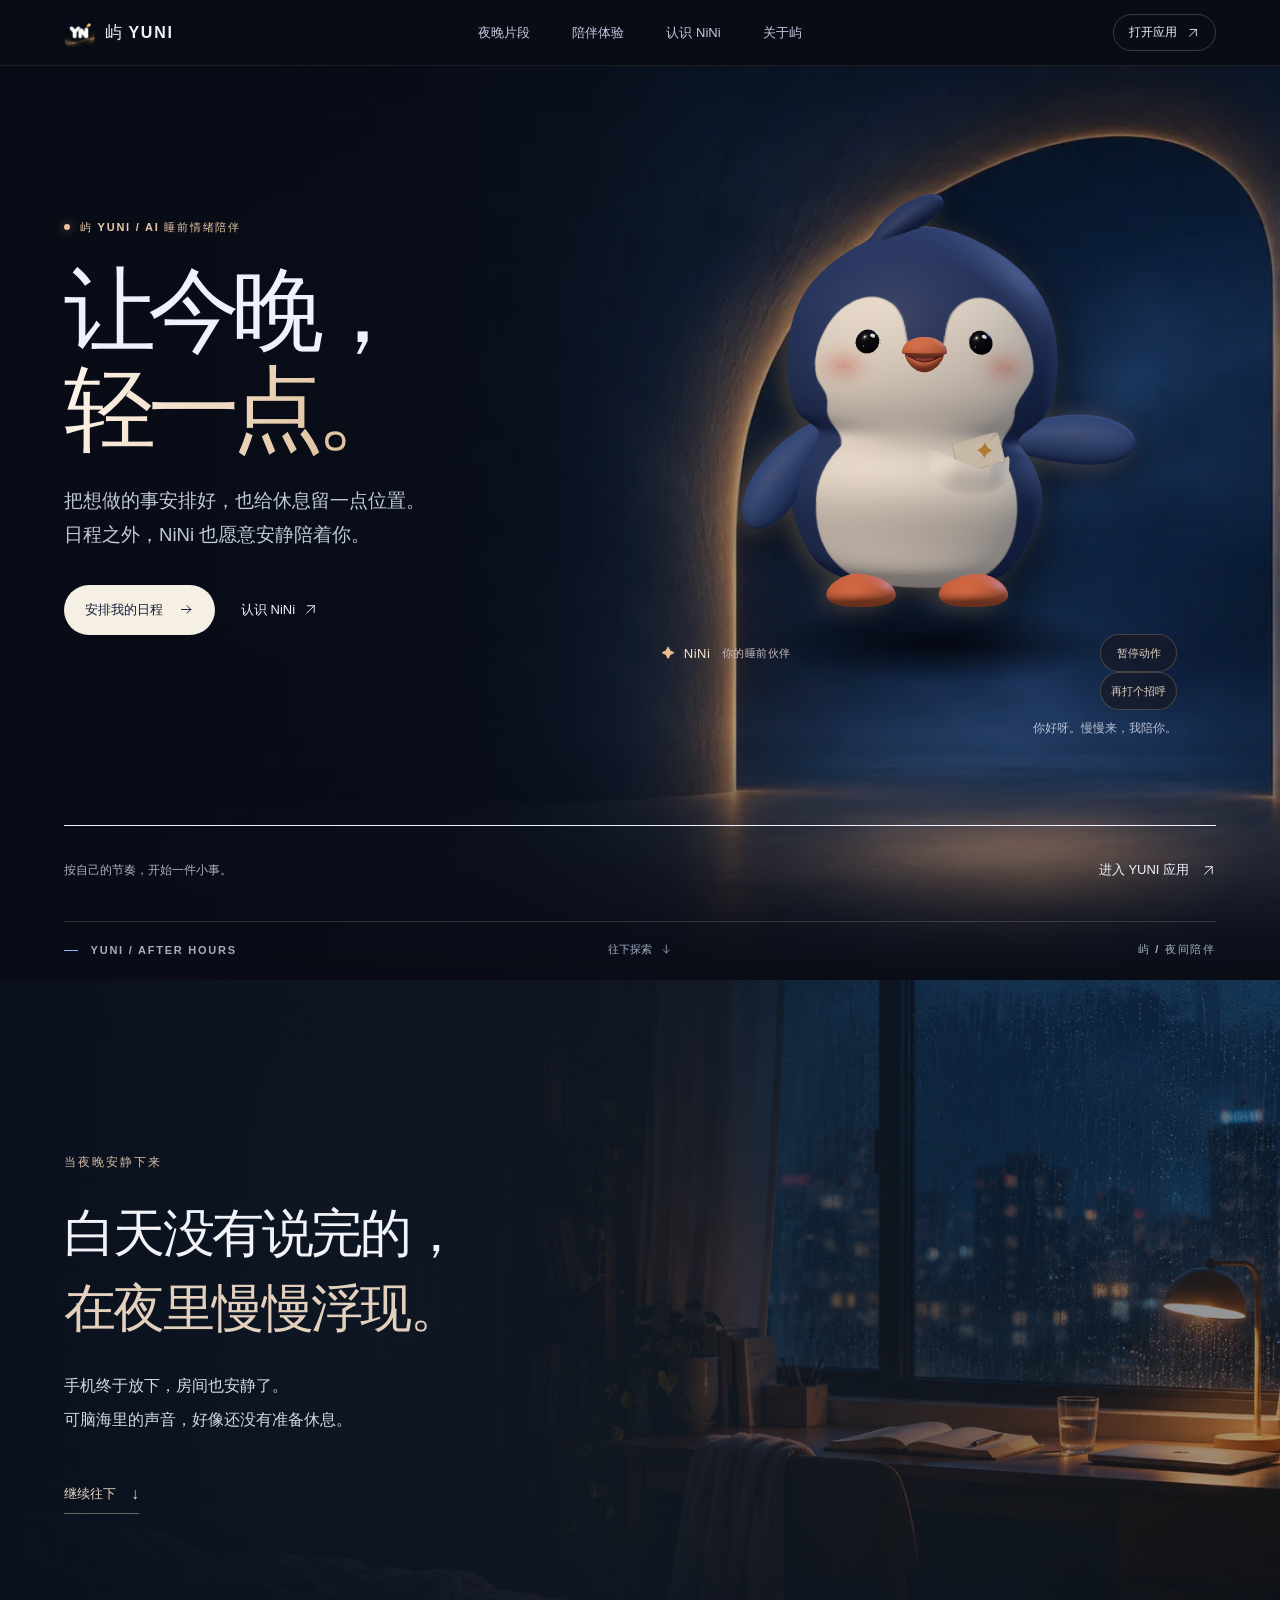
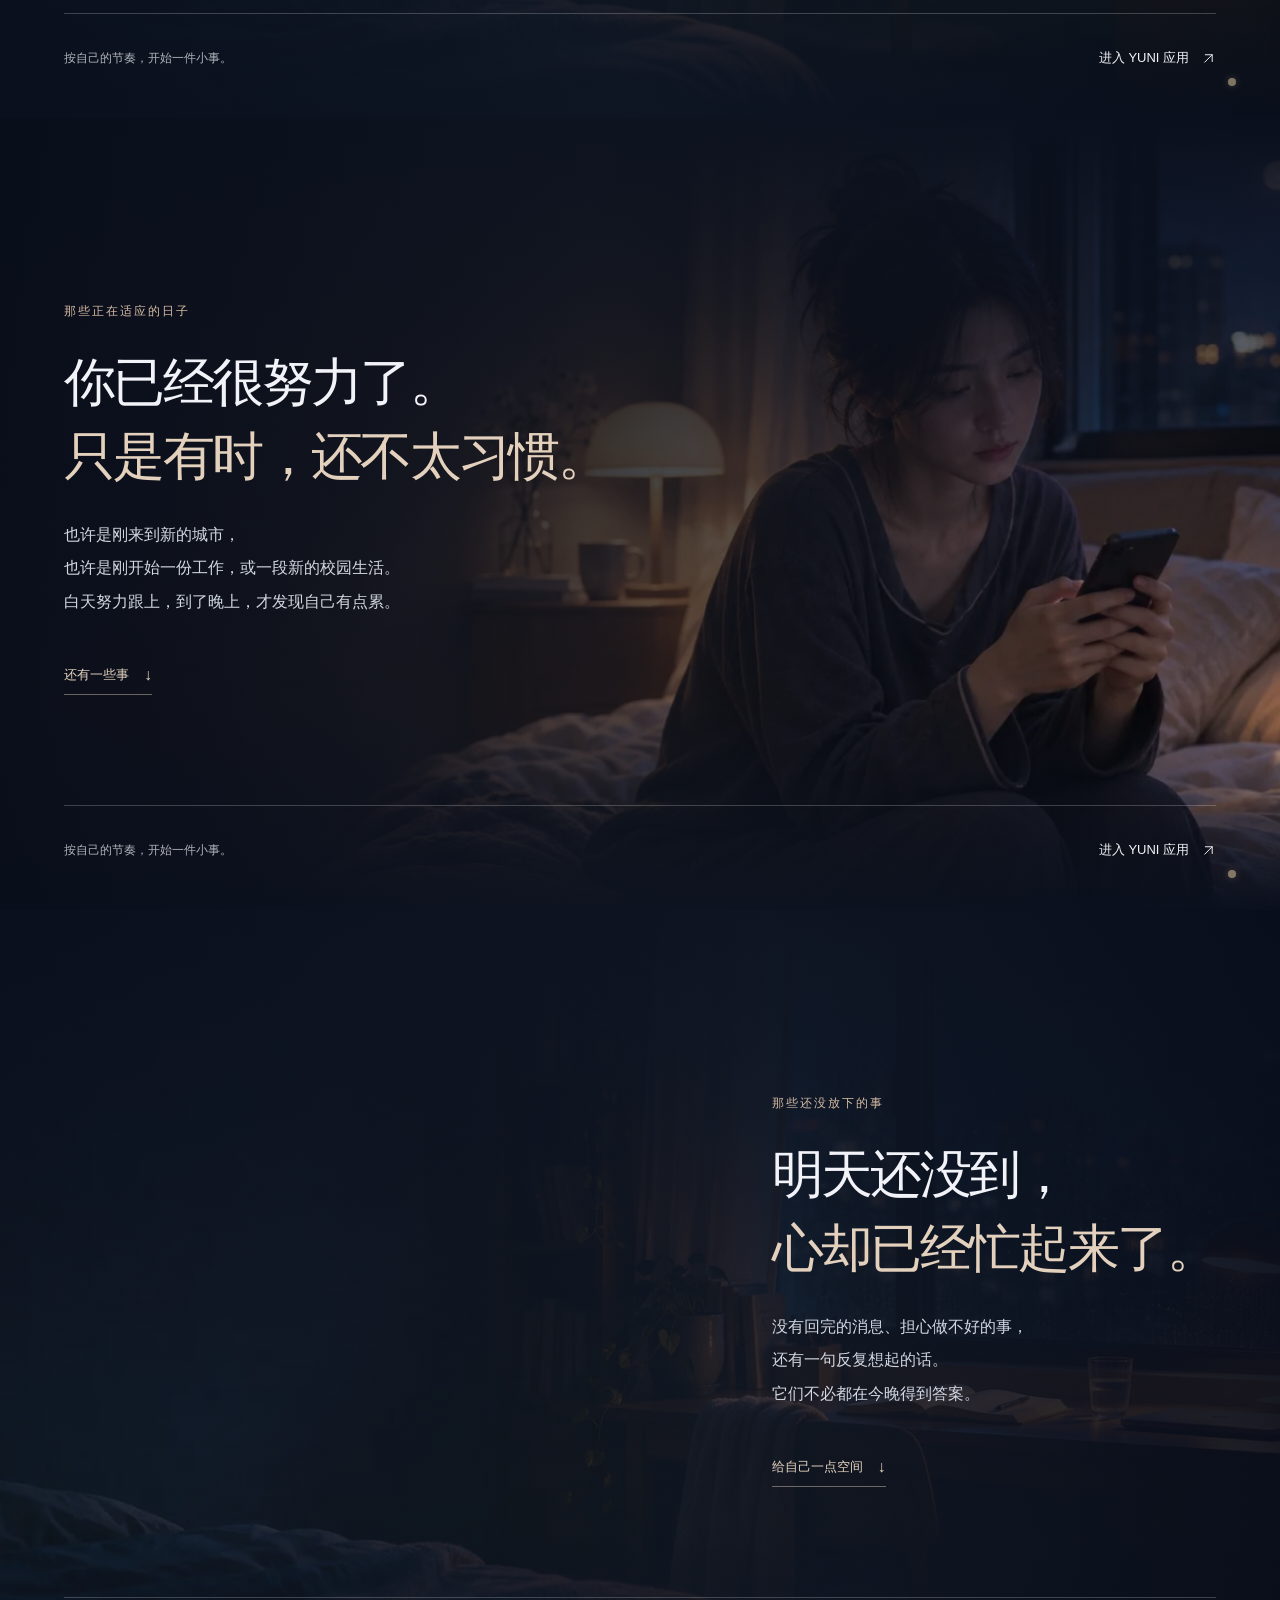
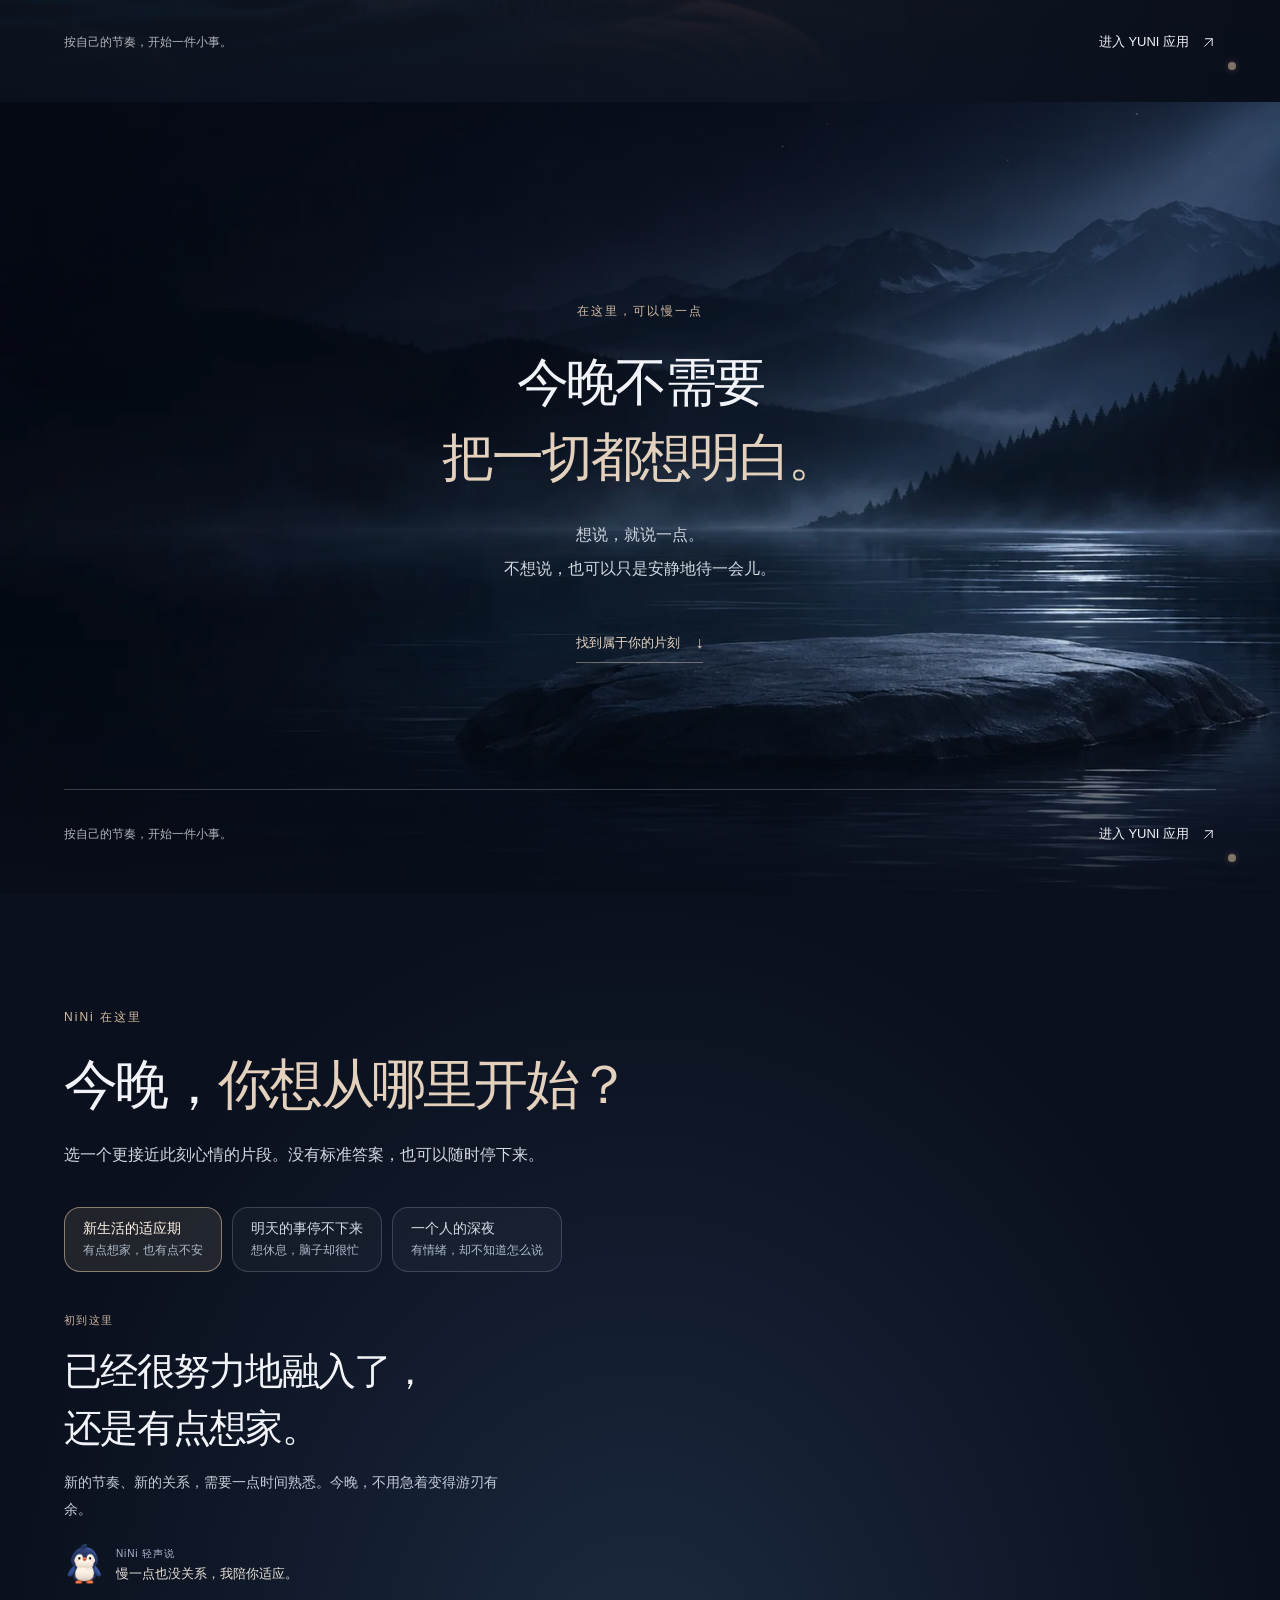
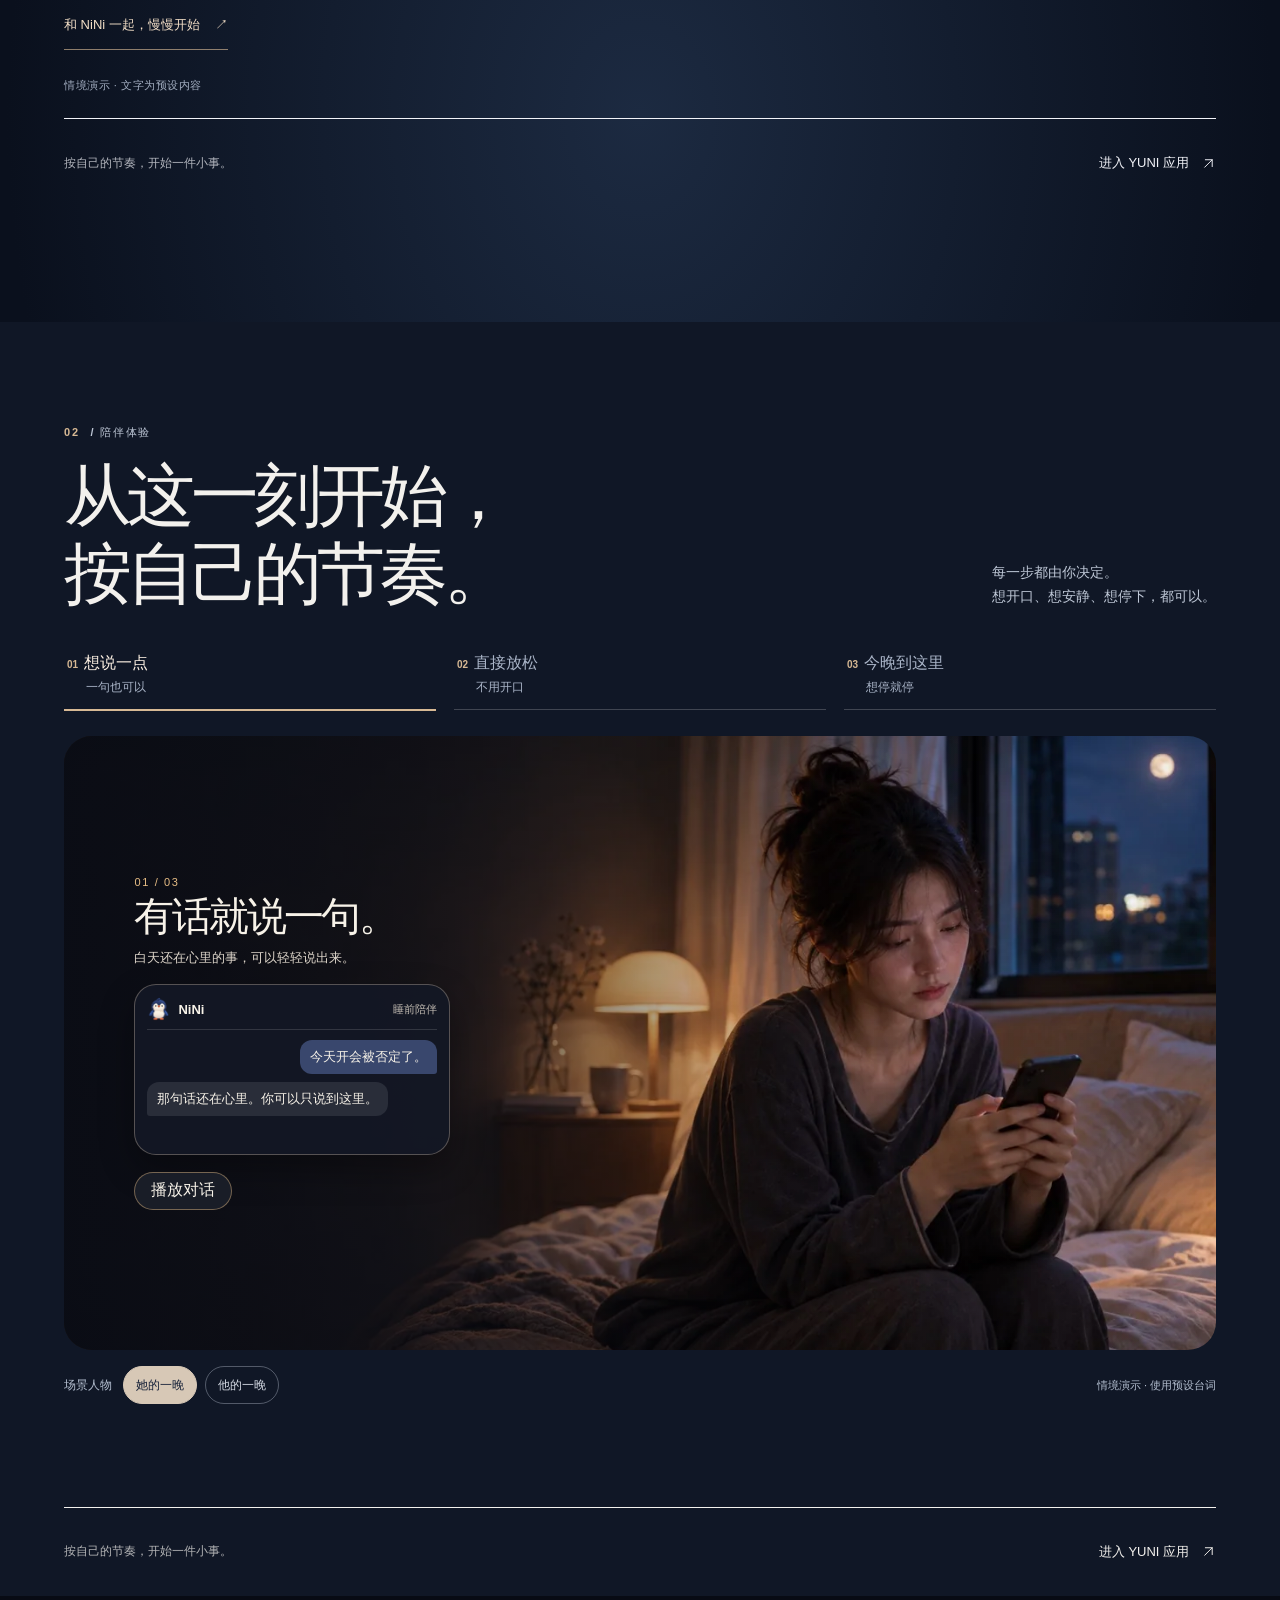
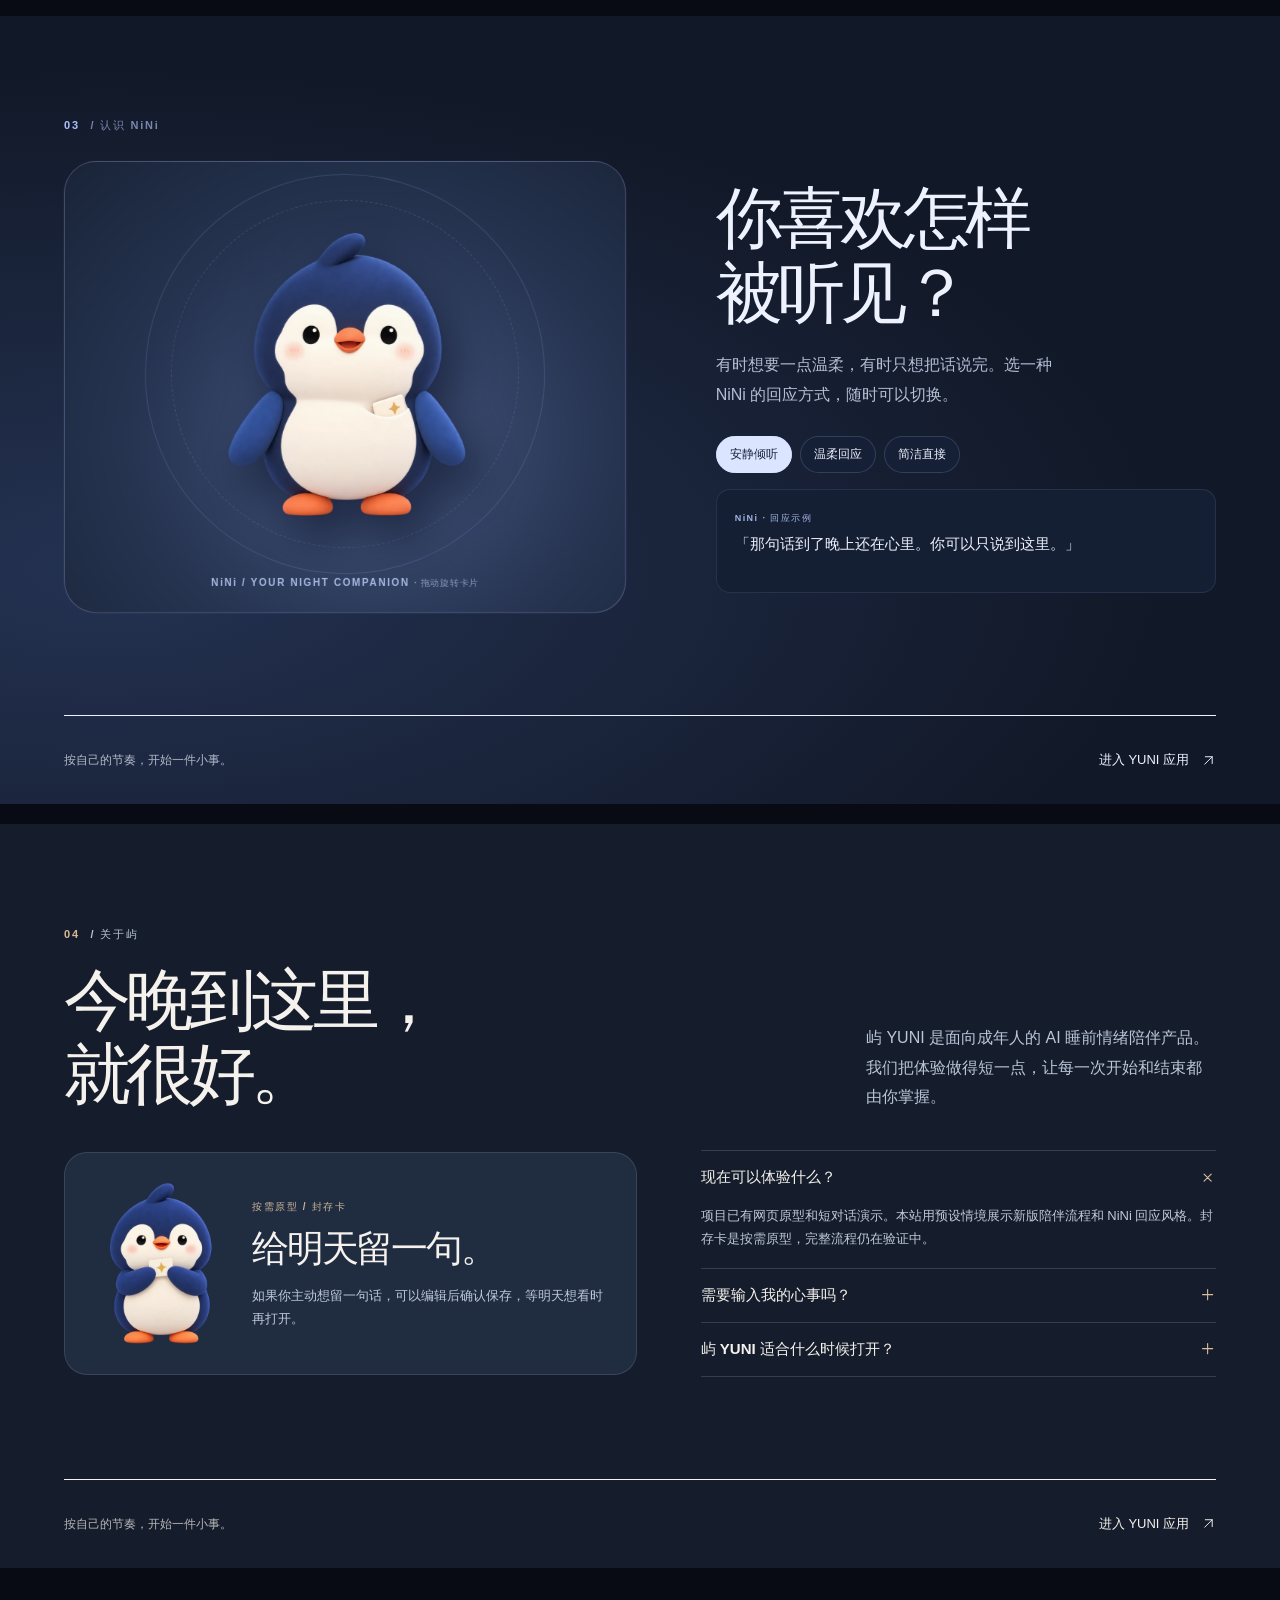
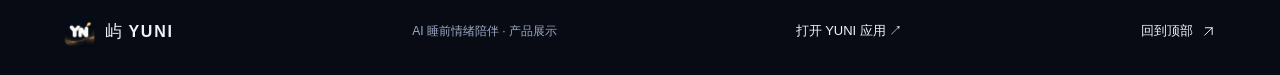
<file: web/showcase/index.html>
<!doctype html>
<html lang="zh-CN">
<head>
  <meta charset="utf-8">
  <meta name="viewport" content="width=device-width, initial-scale=1">
  <meta name="theme-color" content="#080b14">
  <meta name="description" content="屿 YUNI 是面向成年人的 AI 睡前情绪陪伴产品。和虚拟伙伴 NiNi 说一点、安静一会儿，或按自己的节奏结束今晚。">
  <meta name="yuni-showcase-release" content="showcase-20261113-restore">
  <title>屿 YUNI — 让今晚，轻一点。</title>
  <link rel="icon" href="assets/yuni-icon-64.png" type="image/png" sizes="64x64">
  <link rel="apple-touch-icon" href="assets/yuni-icon-180.png" sizes="180x180">
  <link rel="stylesheet" href="style.css?v=showcase-20261113-restore">
  <script src="site.js?v=showcase-20261113-restore" defer></script>
  <script type="importmap">{"imports":{"three":"./vendor/three/three.module.js"}}</script>

  <link rel="stylesheet" href="app-entry.css?v=showcase-20261113-restore">
</head>
<body>
  <svg xmlns="http://www.w3.org/2000/svg" class="symbols" aria-hidden="true">
    <symbol id="arrow" viewBox="0 0 24 24"><path d="M4 12h15m-6-6 6 6-6 6"/></symbol>
    <symbol id="diagonal" viewBox="0 0 24 24"><path d="M6 18 18 6M7 6h11v11"/></symbol>
    <symbol id="down" viewBox="0 0 24 24"><path d="M12 4v15m-6-6 6 6 6-6"/></symbol>
    <symbol id="chat" viewBox="0 0 24 24"><path d="M21 11.5a8.5 8.5 0 0 1-8.5 8.5H4l1.9-4.5A8.5 8.5 0 1 1 21 11.5Z"/><path d="M8 11.5h8"/></symbol>
    <symbol id="wave" viewBox="0 0 24 24"><path d="M2 9c2.5 0 2.5-3 5-3s2.5 3 5 3 2.5-3 5-3 2.5 3 5 3M2 15c2.5 0 2.5-3 5-3s2.5 3 5 3 2.5-3 5-3 2.5 3 5 3"/></symbol>
    <symbol id="moon" viewBox="0 0 24 24"><path d="M20.5 15.2A9.2 9.2 0 0 1 8.8 3.5a9 9 0 1 0 11.7 11.7Z"/></symbol>
    <symbol id="spark" viewBox="0 0 24 24"><path d="M12 2c0 6-4 10-10 10 6 0 10 4 10 10 0-6 4-10 10-10-6 0-10-4-10-10Z"/></symbol>
    <symbol id="plus" viewBox="0 0 24 24"><path d="M5 12h14m-7-7v14"/></symbol>
  </svg>
  <a class="skip" href="#main">跳到主要内容</a>
  <header class="header">
    <div class="shell header-inner">
      <a class="brand" href="#top" aria-label="屿 YUNI 首页"><img src="assets/yuni-icon-64.png" alt="" width="31" height="31"><span>屿 <b>YUNI</b></span></a>
      <nav aria-label="主导航">
        <a href="#stories">夜晚片段</a>
        <a href="#experience">陪伴体验</a>
        <a href="#nini">认识 NiNi</a>
        <a href="#about">关于屿</a>
      </nav>
      <a class="header-cta" href="https://yuni-free-cloud-20261103.onrender.com/">打开应用 <svg class="icon" aria-hidden="true"><use href="#diagonal"/></svg></a>
    </div>
  </header>
  <main id="main">
    <section id="top" class="hero" aria-labelledby="hero-title">
      <div class="hero-scene" aria-hidden="true"></div>
      <div class="shell hero-inner">
        <div class="hero-copy">
          <p class="eyebrow"><span class="beacon"></span> 屿 YUNI / AI 睡前情绪陪伴</p>
          <h1 id="hero-title">让今晚，<br><em>轻一点。</em></h1>
          <p class="hero-lede">把想做的事安排好，也给休息留一点位置。<br>日程之外，NiNi 也愿意安静陪着你。</p>
          <div class="hero-actions">
            <a class="button primary" href="https://yuni-free-cloud-20261103.onrender.com/">安排我的日程 <svg class="icon" aria-hidden="true"><use href="#arrow"/></svg></a>
            <a class="text-link" href="#nini">认识 NiNi <svg class="icon" aria-hidden="true"><use href="#diagonal"/></svg></a>
          </div>
        </div>
        <figure class="hero-character">
          <div class="nini-figure" id="nini-greeting" role="img" aria-label="NiNi，你的陪伴伙伴">
            <img class="nini-fallback" src="assets/nini-poster.webp" width="627" height="627" alt="NiNi 正在这里等你" fetchpriority="high" decoding="async">
            <canvas class="nini-canvas" width="627" height="627" aria-hidden="true" hidden></canvas>
          </div>
          <figcaption><span>✦</span> NiNi <small>你的睡前伙伴</small></figcaption>
          <button class="nini-motion" id="nini-motion" type="button" aria-controls="nini-greeting">和 NiNi 打个招呼</button>
          <button class="nini-motion" type="button" data-nini-replay="nini-greeting" hidden>再打个招呼</button>
          <p class="nini-animation-status" id="nini-status" role="status">NiNi 在这里陪着你。</p>
        </figure>
        <div class="hero-footer">
          <span class="micro"><i></i> YUNI / AFTER HOURS</span>
          <a href="#stories">往下探索 <svg class="icon" aria-hidden="true"><use href="#down"/></svg></a>
          <span class="micro">屿 / 夜间陪伴</span>
        </div>
      </div>

      <div class="page-app-entry shell"><span>按自己的节奏，开始一件小事。</span><a class="text-link app-link" href="https://yuni-free-cloud-20261103.onrender.com/">进入 YUNI 应用 <svg class="icon" aria-hidden="true"><use href="#diagonal"/></svg></a></div>
</section>

    <section class="stories" id="stories" aria-labelledby="stories-title">
      <div class="story-opening narrative-frame">
        <div class="narrative-image narrative-slide narrative-room is-current" aria-hidden="true"></div>
        <div class="narrative-image narrative-slide narrative-quiet" aria-hidden="true"></div>
        <div class="narrative-image narrative-slide narrative-newlife" aria-hidden="true"></div>
        <div class="narrative-carousel-controls" aria-hidden="true"><span class="narrative-breath"></span></div>
        <div class="shell narrative-inner">
          <div class="narrative-copy" data-reveal>
            <p class="narrative-kicker">当夜晚安静下来</p>
            <h2 id="stories-title">白天没有说完的，<br><em>在夜里慢慢浮现。</em></h2>
            <p>手机终于放下，房间也安静了。<br>可脑海里的声音，好像还没有准备休息。</p>
            <a class="narrative-cue" href="#story-change">继续往下 <span aria-hidden="true">↓</span></a>
          </div>
        </div>

      <div class="page-app-entry shell"><span>按自己的节奏，开始一件小事。</span><a class="text-link app-link" href="https://yuni-free-cloud-20261103.onrender.com/">进入 YUNI 应用 <svg class="icon" aria-hidden="true"><use href="#diagonal"/></svg></a></div>
</div>
      <div class="story-beat narrative-frame" id="story-change">
        <div class="narrative-image narrative-slide narrative-person is-current" aria-hidden="true"></div>
        <div class="narrative-image narrative-slide narrative-newlife" aria-hidden="true"></div>
        <div class="narrative-image narrative-slide narrative-person-alt" aria-hidden="true"></div>
        <div class="narrative-carousel-controls" aria-hidden="true"><span class="narrative-breath"></span></div>
        <div class="shell narrative-inner">
          <div class="narrative-copy" data-reveal>
            <p class="narrative-kicker">那些正在适应的日子</p>
            <h2>你已经很努力了。<br><em>只是有时，还不太习惯。</em></h2>
            <p>也许是刚来到新的城市，<br>也许是刚开始一份工作，或一段新的校园生活。<br>白天努力跟上，到了晚上，才发现自己有点累。</p>
            <a class="narrative-cue" href="#story-tomorrow">还有一些事 <span aria-hidden="true">↓</span></a>
          </div>
        </div>

      <div class="page-app-entry shell"><span>按自己的节奏，开始一件小事。</span><a class="text-link app-link" href="https://yuni-free-cloud-20261103.onrender.com/">进入 YUNI 应用 <svg class="icon" aria-hidden="true"><use href="#diagonal"/></svg></a></div>
</div>
      <div class="story-beat narrative-frame" id="story-tomorrow">
        <div class="narrative-image narrative-slide narrative-desk is-current" aria-hidden="true"></div>
        <div class="narrative-image narrative-slide narrative-work" aria-hidden="true"></div>
        <div class="narrative-image narrative-slide narrative-quiet-right" aria-hidden="true"></div>
        <div class="narrative-carousel-controls" aria-hidden="true"><span class="narrative-breath"></span></div>
        <div class="shell narrative-inner narrative-inner-right">
          <div class="narrative-copy" data-reveal>
            <p class="narrative-kicker">那些还没放下的事</p>
            <h2>明天还没到，<br><em>心却已经忙起来了。</em></h2>
            <p>没有回完的消息、担心做不好的事，<br>还有一句反复想起的话。<br>它们不必都在今晚得到答案。</p>
            <a class="narrative-cue" href="#story-space">给自己一点空间 <span aria-hidden="true">↓</span></a>
          </div>
        </div>

      <div class="page-app-entry shell"><span>按自己的节奏，开始一件小事。</span><a class="text-link app-link" href="https://yuni-free-cloud-20261103.onrender.com/">进入 YUNI 应用 <svg class="icon" aria-hidden="true"><use href="#diagonal"/></svg></a></div>
</div>
      <div class="story-breath narrative-frame" id="story-space">
        <div class="narrative-image narrative-slide narrative-lake is-current" aria-hidden="true"></div>
        <div class="narrative-image narrative-slide narrative-calm" aria-hidden="true"></div>
        <div class="narrative-image narrative-slide narrative-quiet" aria-hidden="true"></div>
        <div class="narrative-carousel-controls" aria-hidden="true"><span class="narrative-breath"></span></div>
        <div class="shell narrative-inner narrative-inner-center">
          <div class="narrative-copy" data-reveal>
            <p class="narrative-kicker">在这里，可以慢一点</p>
            <h2>今晚不需要<br><em>把一切都想明白。</em></h2>
            <p>想说，就说一点。<br>不想说，也可以只是安静地待一会儿。</p>
            <a class="narrative-cue" href="#story-choice">找到属于你的片刻 <span aria-hidden="true">↓</span></a>
          </div>
        </div>

      <div class="page-app-entry shell"><span>按自己的节奏，开始一件小事。</span><a class="text-link app-link" href="https://yuni-free-cloud-20261103.onrender.com/">进入 YUNI 应用 <svg class="icon" aria-hidden="true"><use href="#diagonal"/></svg></a></div>
</div>
      <div class="story-choice" id="story-choice">
        <div class="shell story-choice-inner">
          <div class="story-choice-intro" data-reveal>
            <p class="narrative-kicker">NiNi 在这里</p>
            <h2>今晚，<em>你想从哪里开始？</em></h2>
            <p>选一个更接近此刻心情的片段。没有标准答案，也可以随时停下来。</p>
          </div>
          <div class="story-options" role="group" aria-label="选择一个夜晚片段">
            <button type="button" data-story="new" aria-pressed="true"><strong>新生活的适应期</strong><small>有点想家，也有点不安</small></button>
            <button type="button" data-story="busy" aria-pressed="false"><strong>明天的事停不下来</strong><small>想休息，脑子却很忙</small></button>
            <button type="button" data-story="alone" aria-pressed="false"><strong>一个人的深夜</strong><small>有情绪，却不知道怎么说</small></button>
          </div>
          <div class="story-moment" aria-live="polite" aria-atomic="true">
            <p class="story-time">初到这里</p>
            <h3>已经很努力地融入了，<br>还是有点想家。</h3>
            <p class="story-description">新的节奏、新的关系，需要一点时间熟悉。今晚，不用急着变得游刃有余。</p>
            <div class="story-response"><img src="assets/nini.webp" alt="" width="40" height="44" loading="lazy" decoding="async"><p><span>NiNi 轻声说</span><br><strong>慢一点也没关系，我陪你适应。</strong></p></div>
            <button class="story-next" type="button">和 NiNi 一起，慢慢开始 <span aria-hidden="true">↗</span></button>
          </div>
          <p class="stories-note">情境演示 · 文字为预设内容</p>
        </div>

      <div class="page-app-entry shell"><span>按自己的节奏，开始一件小事。</span><a class="text-link app-link" href="https://yuni-free-cloud-20261103.onrender.com/">进入 YUNI 应用 <svg class="icon" aria-hidden="true"><use href="#diagonal"/></svg></a></div>
</div>
    </section>

    <section class="experience" id="experience" aria-labelledby="experience-title">
      <div class="shell section-shell">
        <header class="scene-header">
          <p class="eyebrow section-index"><span>02</span> / 陪伴体验</p>
          <div class="experience-heading">
            <h2 id="experience-title">从这一刻开始，<br>按自己的节奏。</h2>
            <p>每一步都由你决定。<br>想开口、想安静、想停下，都可以。</p>
          </div>
          <div class="scene-choices" role="group" aria-label="切换睡前功能">
            <button type="button" data-select="listen" aria-controls="scene-hover-stage" aria-pressed="true"><span aria-hidden="true">01</span>想说一点<small aria-hidden="true">一句也可以</small></button>
            <button type="button" data-select="breathe" aria-controls="scene-hover-stage" aria-pressed="false"><span aria-hidden="true">02</span>直接放松<small aria-hidden="true">不用开口</small></button>
            <button type="button" data-select="finish" aria-controls="scene-hover-stage" aria-pressed="false"><span aria-hidden="true">03</span>今晚到这里<small aria-hidden="true">想停就停</small></button>
          </div>
        </header>
        <div class="scene-stage" id="scene-hover-stage">
          <img class="scene-photo scene-visible" data-photo="woman-listen" src="assets/woman-listen.webp" loading="lazy" width="1320" height="743" alt="暖色床头灯旁，一位年轻女性坐在床边看手机。">
          <img class="scene-photo" data-photo="woman-breathe" src="assets/woman-breathe.webp" loading="lazy" width="1320" height="743" alt="她放下手机，靠在床头闭目休息。" aria-hidden="true">
          <img class="scene-photo" data-photo="woman-finish" src="assets/woman-finish.webp" loading="lazy" width="1320" height="743" alt="她把手机屏幕朝下放到床头柜上。" aria-hidden="true">
          <img class="scene-photo" data-photo="man-listen" src="assets/man-listen.webp" loading="lazy" width="1320" height="743" alt="床头灯旁，一位年轻男性坐在床边看手机。" aria-hidden="true">
          <img class="scene-photo" data-photo="man-breathe" src="assets/man-breathe.webp" loading="lazy" width="1320" height="743" alt="他放下手机，靠在枕头上闭目休息。" aria-hidden="true">
          <img class="scene-photo" data-photo="man-finish" src="assets/man-finish.webp" loading="lazy" width="1320" height="743" alt="他把手机屏幕朝下放到床头柜上。" aria-hidden="true">
          <div class="scene-veil" aria-hidden="true"></div>
          <div class="scene-content">
            <div class="scene-copy" aria-live="polite">
              <p class="scene-index">01 / 03</p>
              <h3>有话就说一句。</h3>
              <p class="scene-detail">白天还在心里的事，可以轻轻说出来。</p>
            </div>
            <div class="scene-device" aria-label="NiNi 功能界面示意">
              <div class="scene-device-head"><img src="assets/nini.webp" alt="" width="23" height="25" loading="lazy" decoding="async"><strong>NiNi</strong><span>睡前陪伴</span></div>
              <div class="scene-screen scene-chat" data-view="listen" aria-live="polite">
                <p class="scene-outgoing">今天开会被否定了。</p>
                <p class="scene-reply">那句话还在心里。你可以只说到这里。</p>
              </div>
              <div class="scene-screen scene-breathe" data-view="breathe" hidden>
                <span class="scene-orb" aria-hidden="true"></span>
                <p class="scene-breathe-label">跟着自己的节奏</p>
              </div>
              <div class="scene-screen scene-goodnight" data-view="finish" hidden aria-live="polite">
                <span class="scene-moon" aria-hidden="true"></span>
                <p class="scene-goodnight-label">什么时候结束，由你决定。</p>
              </div>
            </div>
            <button class="scene-action" type="button">播放对话</button>
          </div>
        </div>
        <div class="scene-cast" role="group" aria-label="切换场景人物">
          <span>场景人物</span>
          <button type="button" data-person="woman" aria-controls="scene-hover-stage" aria-pressed="true">她的一晚</button>
          <button type="button" data-person="man" aria-controls="scene-hover-stage" aria-pressed="false">他的一晚</button>
          <p class="scene-note">情境演示 · 使用预设台词</p>
        </div>
      </div>

      <div class="page-app-entry shell"><span>按自己的节奏，开始一件小事。</span><a class="text-link app-link" href="https://yuni-free-cloud-20261103.onrender.com/">进入 YUNI 应用 <svg class="icon" aria-hidden="true"><use href="#diagonal"/></svg></a></div>
</section>

    <section class="personality" id="nini" aria-labelledby="nini-title">
      <div class="shell section-shell">
        <p class="eyebrow section-index"><span>03</span> / 认识 NiNi</p>
        <div class="personality-grid">
          <div class="portrait-scene" tabindex="0" role="group" aria-label="NiNi 立体卡片，拖动上下左右旋转，方向键旋转，Home 键或双击复位">
            <div class="portrait">
              <div class="portrait-surface portrait-front">
                <span class="portrait-orbit"></span><span class="portrait-orbit portrait-orbit-inner"></span>
                <div class="portrait-turn"><img src="assets/nini.webp" draggable="false" alt="虚拟伙伴 NiNi" loading="lazy" width="775" height="840"></div>
                <span class="portrait-caption micro">NiNi / YOUR NIGHT COMPANION <span class="portrait-hint"> · 拖动旋转卡片</span></span>
              </div>
              <div class="portrait-surface portrait-back" aria-hidden="true">
                <span class="portrait-orbit"></span><span class="portrait-orbit portrait-orbit-inner"></span>
                <div class="portrait-turn"><img src="assets/nini.webp" draggable="false" alt="" loading="lazy" width="775" height="840"></div>
                <span class="portrait-caption micro">NiNi / YOUR NIGHT COMPANION <span class="portrait-hint"> · 拖动旋转卡片</span></span>
              </div>
            </div>
          </div>
          <div class="personality-copy">
            <h2 id="nini-title">你喜欢怎样<br>被听见？</h2>
            <p>有时想要一点温柔，有时只想把话说完。选一种 NiNi 的回应方式，随时可以切换。</p>
            <div class="modes" role="group" aria-label="NiNi 回应方式">
              <button aria-pressed="true" data-style="listen">安静倾听</button>
              <button aria-pressed="false" data-style="warm">温柔回应</button>
              <button aria-pressed="false" data-style="direct">简洁直接</button>
            </div>
            <div class="quote">
              <span class="micro">NiNi · 回应示例</span>
              <p id="style-reply" aria-live="polite">「那句话到了晚上还在心里。你可以只说到这里。」</p>
            </div>
          </div>
        </div>
      </div>

      <div class="page-app-entry shell"><span>按自己的节奏，开始一件小事。</span><a class="text-link app-link" href="https://yuni-free-cloud-20261103.onrender.com/">进入 YUNI 应用 <svg class="icon" aria-hidden="true"><use href="#diagonal"/></svg></a></div>
</section>

    <section class="light about" id="about" aria-labelledby="about-title">
      <div class="shell section-shell">
        <p class="eyebrow section-index"><span>04</span> / 关于屿</p>
        <div class="section-head about-head">
          <h2 id="about-title">今晚到这里，<br>就很好。</h2>
          <p>屿 YUNI 是面向成年人的 AI 睡前情绪陪伴产品。我们把体验做得短一点，让每一次开始和结束都由你掌握。</p>
        </div>
        <div class="about-grid">
          <article class="card-visual">
            <img src="assets/nini-card.webp" alt="" loading="lazy" width="400" height="480">
            <div><span class="micro">按需原型 / 封存卡</span><h3>给明天留一句。</h3><p>如果你主动想留一句话，可以编辑后确认保存，等明天想看时再打开。</p></div>
          </article>
          <div class="faq">
            <details open><summary>现在可以体验什么？<svg class="icon" aria-hidden="true"><use href="#plus"/></svg></summary><p>项目已有网页原型和短对话演示。本站用预设情境展示新版陪伴流程和 NiNi 回应风格。封存卡是按需原型，完整流程仍在验证中。</p></details>
            <details><summary>需要输入我的心事吗？<svg class="icon" aria-hidden="true"><use href="#plus"/></svg></summary><p>本页演示直接使用示例台词，无需输入个人信息。产品的睡前流程也可以从「直接放松」开始。</p></details>
            <details><summary>屿 YUNI 适合什么时候打开？<svg class="icon" aria-hidden="true"><use href="#plus"/></svg></summary><p>准备休息时，如果白天的事还在脑子里打转，可以给自己留一小段时间。屿 YUNI 提供日常陪伴与短放松。困扰持续或影响日常生活时，建议联系信任的人或专业人士。</p></details>
          </div>
        </div>
      </div>

      <div class="page-app-entry shell"><span>按自己的节奏，开始一件小事。</span><a class="text-link app-link" href="https://yuni-free-cloud-20261103.onrender.com/">进入 YUNI 应用 <svg class="icon" aria-hidden="true"><use href="#diagonal"/></svg></a></div>
</section>
  </main>

  <footer class="footer">
    <div class="shell footer-inner">
      <a class="brand" href="#top"><img src="assets/yuni-icon-64.png" alt="" width="31" height="31"><span>屿 <b>YUNI</b></span></a>
      <p>AI 睡前情绪陪伴 · 产品展示</p>
      <a class="text-link app-link" href="https://yuni-free-cloud-20261103.onrender.com/">打开 YUNI 应用 ↗</a>
      <a class="text-link" href="#top">回到顶部 <svg class="icon" aria-hidden="true"><use href="#diagonal"/></svg></a>
    </div>
  </footer>
</body>
</html>
</file>
<file: web/showcase/style.css>
:root {
  color-scheme: dark;
  --night: #080b14;
  --paper: #f3efe7;
  --ice: #eef2ff;
  --ink: #171c28;
  --muted: #576175;
  --blue: #a9beff;
  --line: #ffffff24;
  font-family: -apple-system, BlinkMacSystemFont, "PingFang SC", "Microsoft YaHei", "Noto Sans CJK SC", sans-serif;
  font-synthesis: none;
  text-rendering: optimizeLegibility;
}
*, *::before, *::after { box-sizing: border-box; }
html { scroll-behavior: smooth; scroll-padding-top: 72px; }
body { margin: 0; background: var(--night); color: var(--ice); }
button, a { -webkit-tap-highlight-color: transparent; }
button { font: inherit; color: inherit; cursor: pointer; }
a { color: inherit; text-decoration: none; }
:focus-visible { outline: 2px solid #7298ff; outline-offset: 4px; }
img { max-width: 100%; display: block; }
h1, h2, h3, p, figure { margin: 0; }
.symbols { position: absolute; width: 0; height: 0; overflow: hidden; }
.icon { width: 1.15em; height: 1.15em; fill: none; stroke: currentColor; stroke-width: 1.55; stroke-linecap: round; stroke-linejoin: round; flex: none; }
.shell { width: min(1280px, calc(100% - 128px)); margin-inline: auto; }
.skip { position: fixed; left: 16px; top: 12px; padding: 12px 20px; background: white; color: #080b14; border-radius: 8px; z-index: 15; transform: translateY(-160%); }
.skip:focus { transform: translateY(0); }
.header { position: sticky; top: 0; z-index: 5; background: #0a0d16e8; border-bottom: 1px solid #f3dfc516; backdrop-filter: blur(18px); }
.header-inner { height: 65px; display: grid; grid-template-columns: 1fr auto 1fr; align-items: center; }
.brand { display: inline-flex; align-items: center; gap: 10px; width: fit-content; font-size: 17px; letter-spacing: .05em; }
.brand b { font-size: 16px; font-weight: 710; letter-spacing: .11em; }
nav { display: flex; gap: 42px; font-size: 13px; color: #c2cbe0; }
nav a, .text-link { transition: color .2s; }
nav a:hover, .text-link:hover { color: #a9beff; }
.header-cta { justify-self: end; display: inline-flex; gap: 9px; align-items: center; border: 1px solid #ffffff30; border-radius: 999px; padding: 9px 15px; font-size: 12px; transition: background .2s; }
.header-cta:hover { background: #ffffff14; }
.hero { position: relative; isolation: isolate; overflow: hidden; min-height: min(745px, max(650px, calc(100svh - 65px))); background: #080b14; }
.hero-scene { position: absolute; inset: 0; z-index: -2; background:
  linear-gradient(90deg,#090c16 0%,#090c16c7 32%,#090c1622 69%),
  linear-gradient(0deg,#0a0d16 0%,transparent 27%),
  url("assets/moonroom.webp") 64% center / cover no-repeat, #0a0d16;
}
.hero-inner { min-height: inherit; display: grid; align-items: center; grid-template-columns: .94fr 1.06fr; gap: 24px; padding: 48px 0 88px; }
.hero-copy { position: relative; z-index: 2; }
.eyebrow, .micro { font-size: 11px; font-weight: 650; letter-spacing: .16em; }
.hero .eyebrow { color: #e7c9a4; display: inline-flex; align-items: center; gap: 10px; }
.hero .beacon { background: #e9c39a; box-shadow: 0 0 10px #d8a76e88; }
.beacon { width: 6px; height: 6px; background: #acc4ff; border-radius: 100%; display: inline-block; box-shadow: 0 0 10px #96b4ff90; flex: none; }
h1 { margin: 26px 0 24px; font-size: clamp(66px, 7.2vw, 112px); font-weight: 740; letter-spacing: -.085em; line-height: 1.08; }
h1 em { font-style: normal; color: #f4e2cb; background: linear-gradient(110deg,#fff6eb,#d9b78e); background-clip: text; -webkit-background-clip: text; -webkit-text-fill-color: transparent; }
.hero-lede { font-size: clamp(15px, 1.45vw, 20px); line-height: 1.85; color: #c0c9dc; }
.hero-actions { margin-top: 32px; display: flex; gap: 26px; align-items: center; }
.button { min-height: 50px; display: inline-flex; align-items: center; gap: 16px; padding: 0 21px; border-radius: 999px; font-size: 13px; font-weight: 670; transition: background .2s, transform .2s; }
.button:hover { transform: translateY(-2px); }
.primary { background: #f5efe4; color: #111c38; }
.primary:hover { background: #ecd9bd; }
.text-link { display: inline-flex; align-items: center; gap: 8px; font-size: 13px; }
.hero-character { width: min(100%, 520px); justify-self: center; position: relative; display: grid; grid-template-columns: 1fr auto; align-items: center; column-gap: 10px; isolation: isolate; }
.hero-character::before { content: ""; position: absolute; z-index: -1; bottom: 9%; left: 21%; width: 67%; height: 12%; background: radial-gradient(ellipse, #02040be6, transparent 72%); }
.nini-figure { grid-column: 1 / -1; display: block; width: 100%; height: auto; overflow: visible; filter: drop-shadow(-7px 2px 11px #e2af7544) drop-shadow(12px 18px 25px #020409a0); }
.nini-figure { overflow: visible; aspect-ratio: 1; }
.nini-fallback, .nini-canvas { display: block; width: 100%; height: 100%; }
.nini-fallback[hidden], .nini-canvas[hidden] { display: none; }
.hero-character figcaption { display: flex; flex-wrap: wrap; align-items: center; gap: 8px; color: #f5e4ce; font-size: 13px; letter-spacing: .045em; padding-left: 5px; }
.hero-character figcaption span { color: #e9bf8d; }
.hero-character figcaption small { font-size: 11px; color: #c9bcc0; margin-inline-start: 3px; }
.nini-motion { min-height: 38px; border: 1px solid #e7bd8540; border-radius: 999px; padding: 6px 10px; background: #171a26ba; color: #ded1c3; font-size: 11px; }
.nini-motion:hover { background: #252837; }
.hero-footer { position: absolute; width: inherit; bottom: 0; display: grid; grid-template-columns: 1fr auto 1fr; align-items: center; border-top: 1px solid var(--line); padding: 20px 0 23px; color: #a3aec6; }
.hero-footer a { display: flex; align-items: center; gap: 8px; font-size: 11px; }
.hero-footer > :last-child { justify-self: end; }
.micro i { display: inline-block; width: 14px; height: 1px; background: #98b2ff; margin-right: 8px; vertical-align: middle; }

.section-shell { padding-block: clamp(78px, 8vw, 128px); }
.light { color-scheme: light; color: var(--ink); background: var(--paper); }
.section-index { color: #7788ad; }
.section-index span { color: #abc0ff; margin-right: 6px; }
.light .section-index { color: #566585; }
.light .section-index span { color: #3455a6; }
.section-head { margin: 21px 0 38px; display: flex; align-items: flex-end; justify-content: space-between; gap: 35px; }
h2 { font-size: clamp(42px, 5.2vw, 78px); line-height: 1.12; letter-spacing: -.071em; font-weight: 720; }
.section-head p, .personality-copy > p { font-size: 16px; line-height: 1.85; color: var(--muted); }
.mobile-break { display: none; }
.personality { background: radial-gradient(ellipse at 8% 70%,#243252,#111827 65%); }
.personality-grid { display: grid; grid-template-columns: 1fr .89fr; align-items: center; gap: clamp(30px, 7vw, 100px); margin-top: 28px; }
.portrait-scene { min-height: 452px; position: relative; perspective: 1100px; cursor: grab; user-select: none; touch-action: none; }
.portrait-scene.is-dragging { cursor: grabbing; }
.portrait-scene:focus-visible { outline: 2px solid #b6caff; outline-offset: 5px; border-radius: 32px; }
.portrait { position: absolute; inset: 0; transform-style: preserve-3d; transform: rotateX(var(--portrait-x, 0deg)) rotateY(var(--portrait-y, 0deg)); transition: transform .35s ease-out; pointer-events: none; }
.portrait-scene.is-dragging .portrait { transition: none; will-change: transform; }
.portrait-surface { position: absolute; inset: 0; isolation: isolate; display: grid; place-items: center; overflow: hidden; border-radius: 32px; border: 1px solid #c8baff40; background: radial-gradient(ellipse at 55% 62%, #45557e, #263451 56%, #192437); backface-visibility: hidden; -webkit-backface-visibility: hidden; }
.portrait-front { transform: translateZ(.5px); }
.portrait-back { transform: rotateY(180deg) translateZ(.5px); }
.portrait-hint { opacity: .75; font-size: 9px; letter-spacing: .08em; }
.portrait-turn { position: relative; width: min(57%, 290px); aspect-ratio: 775/840; margin-block: 25px 48px; filter: drop-shadow(13px 22px 20px #01061578); }
.portrait-turn img { position: absolute; width: 100%; height: 100%; inset: 0; object-fit: contain; }
.portrait-orbit { position: absolute; width: min(75%, 400px); aspect-ratio: 1; border: 1px solid #a4baff28; border-radius: 50%; transform: translateY(-13px); z-index: -1; }
.portrait-orbit-inner { width: min(65%, 348px); border-style: dashed; }
.portrait-caption { position: absolute; bottom: 22px; color: #a7b9e2; font-size: 10px; }
.personality-copy > p { margin: 20px 0 26px; color: #b4bed4; max-width: 360px; }
.modes { display: flex; gap: 8px; flex-wrap: wrap; }
.modes button { border: 1px solid #859ac240; background: #152036; padding: 9px 13px; border-radius: 999px; font-size: 12px; transition: background .2s; }
.modes button:hover { background: #23345b; }
.modes button[aria-pressed="true"] { color: #121d38; background: #dbe5ff; border-color: #dbe5ff; }
.quote { min-height: 104px; margin-top: 16px; padding: 17px 18px; background: #151f34; border: 1px solid #889fcd26; border-radius: 14px; }
.quote .micro { color: #a1b5e5; font-size: 9px; }
.quote p { font-size: 15px; line-height: 1.7; margin-top: 6px; }
.about-head p { max-width: 350px; }
.about-grid { display: grid; grid-template-columns: 1fr .9fr; gap: clamp(25px, 5vw, 68px); align-items: center; }
.card-visual { min-height: 220px; display: flex; align-items: center; gap: 16px; padding: 20px; background: #e8edfa; border: 1px solid #dae3f6; border-radius: 23px; }
.card-visual img { width: 34%; height: auto; max-width: 151px; flex: none; }
.card-visual .micro { color: #4b6298; font-size: 10px; }
.card-visual h3 { font-size: clamp(22px, 3vw, 37px); letter-spacing: -.06em; margin: 10px 0; }
.card-visual p, details p { color: var(--muted); font-size: 13px; line-height: 1.8; }
details { border-bottom: 1px solid #d5ddeb; }
details:first-child { border-top: 1px solid #d5ddeb; }
summary { list-style: none; display: flex; justify-content: space-between; align-items: center; gap: 16px; cursor: pointer; font-size: 15px; font-weight: 620; padding: 17px 0; }
summary::-webkit-details-marker { display: none; }
summary .icon { color: #455984; transition: transform .2s; }
details[open] summary .icon { transform: rotate(45deg); }
details p { margin-bottom: 17px; }
.footer-inner { display: flex; align-items: center; justify-content: space-between; gap: 20px; padding-block: 28px; }
.footer p { color: #9ca9c5; font-size: 12px; }

@media (max-width: 1000px) {
  .shell { width: calc(100% - 72px); }
  .hero { min-height: 640px; }
  .portrait-scene { min-height: 370px; }
}
@media (max-width: 740px) {
  .shell { width: calc(100% - 40px); }
  .header-inner { height: 58px; grid-template-columns: 1fr auto; }
  nav { display: none; }
  .hero { min-height: 0; }
  .hero-inner { display: flex; flex-direction: column; align-items: flex-start; padding: 45px 0 72px; }
  .hero-copy { width: 100%; }
  h1 { font-size: clamp(57px, 13vw, 83px); margin: 19px 0 16px; }
  .hero-lede { font-size: 15px; }
  .hero-actions { margin-top: 22px; gap: 19px; flex-wrap: wrap; }
  .hero-scene { inset: 20% 0 0; background: linear-gradient(180deg,#090c16,transparent 51%,#090c16 100%), url("assets/moonroom.webp") 72% center / cover no-repeat, #090c16; }
  .hero-character { width: min(80vw, 385px); margin: 5px auto 3px; }
  .hero-footer { padding: 16px 0 18px; }
  .hero-footer .micro { font-size: 8px; }
  .hero-footer .micro i { width: 8px; margin-right: 3px; }
  .hero-footer a { font-size: 10px; }
  .section-shell { padding-block: 64px; }
  .section-head { display: block; margin: 18px 0 24px; }
  .section-head p { margin-top: 16px; }
  .personality-grid, .about-grid { grid-template-columns: 1fr; gap: 26px; }
  .portrait-scene { min-height: 320px; }
  .personality-copy { grid-row: 1; }
  .portrait-turn { width: min(54%, 235px); }
  .footer-inner { flex-wrap: wrap; gap: 14px; }
  .footer p { flex-basis: 100%; order: 3; }
}
@media (max-width: 365px) {
  .shell { width: calc(100% - 32px); }
  .hero-actions { gap: 12px; }
  .button { padding-inline: 14px; gap: 10px; }
  .mobile-break { display: initial; }
}
@media (prefers-reduced-motion: reduce) {
  *, *::before, *::after { scroll-behavior: auto !important; animation: none !important; transition: none !important; }
}

#experience {
  --scene-text: #f7f2e8;
  --scene-muted: #c4bdb4;
  --champagne: #e7bd85;
  background: #f3efe7;
  color: #1b2131;
}
#experience *, #experience *::before, #experience *::after { box-sizing: border-box; }
#experience [hidden] { display: none !important; }
#experience p, #experience h2, #experience h3 { margin: 0; }
#experience .scene-header { padding-bottom: 26px; }
#experience .section-index { color: #675d55; }
#experience .section-index span { color: #825937; }
#experience .experience-heading { display: flex; align-items: flex-end; justify-content: space-between; gap: 26px; margin-block: 17px 30px; }
#experience .experience-heading p { max-width: 260px; padding-bottom: 4px; color: #5e5b64; font-size: 14px; line-height: 1.7; }
#experience h2 { font-size: clamp(33px, 5.3vw, 74px); font-weight: 680; letter-spacing: -.07em; line-height: 1.15; }
#experience button { font: inherit; border: 1px solid #ffffff32; color: var(--scene-text); background: #1d2534; border-radius: 999px; padding: 7px 12px; min-height: 38px; }
#experience button:focus-visible { outline: 2px solid var(--champagne); outline-offset: 3px; }
#experience .scene-choices { display: grid; grid-template-columns: repeat(3, minmax(0, 1fr)); gap: clamp(6px, 2vw, 18px); }
#experience .scene-choices button { background: transparent; border: 0; border-radius: 0; border-bottom: 1px solid #2425332c; padding: 10px 3px 13px; text-align: start; color: #625d65; font-weight: 600; font-size: clamp(12px, 2.2vw, 16px); }
#experience .scene-choices button span { display: inline-block; margin-inline-end: 6px; font-size: 10px; color: #835b36; }
#experience .scene-choices button small { display: block; margin: 5px 0 0 19px; color: #675f65; font-size: 12px; font-weight: 450; }
#experience .scene-choices button[aria-pressed="true"] { color: #25243c; border-color: #946440; box-shadow: 0 1px #946440; }
#experience .scene-cast { display: flex; flex-wrap: wrap; align-items: center; gap: 8px; padding-top: 16px; }
#experience .scene-cast span { color: #625c67; margin-inline-end: 3px; font-size: 12px; }
#experience .scene-cast button { background: transparent; color: #504855; border-color: #362d3f33; font-size: 12px; }
#experience .scene-cast button[aria-pressed="true"] { border-color: #856345; color: #643f21; background: #e8dbc9; }
#experience .scene-stage { color-scheme: dark; color: var(--scene-text); min-height: clamp(425px, 48vw, 630px); border-radius: 28px; position: relative; isolation: isolate; overflow: hidden; display: grid; align-items: center; background: #141721; }
#experience .scene-photo, #experience .scene-veil { position: absolute; inset: 0; width: 100%; height: 100%; }
#experience .scene-photo { display: block; object-fit: cover; object-position: 70% center; z-index: -4; opacity: 0; pointer-events: none; transition: opacity .35s ease, transform 2.2s ease, filter 1.5s ease; }
#experience .scene-photo.scene-visible { opacity: 1; z-index: -3; }
#experience .scene-veil { z-index: -2; background: linear-gradient(90deg,#090c15ed,#090c15b8 29%,#090c150a 68%); }
#experience .scene-content { width: min(48%, 445px); padding: 36px 0 36px clamp(24px,5.5vw,74px); display: grid; justify-items: start; gap: 17px; }
#experience .scene-index { color: var(--champagne); font-size: 11px; letter-spacing: .15em; }
#experience h3 { margin-block: 5px 8px; font-weight: 650; font-size: clamp(24px, 4vw, 40px); letter-spacing: -.065em; line-height: 1.18; }
#experience .scene-detail { color: #ddd5ca; font-size: 13px; }
#experience .scene-device { width: min(100%, 316px); border: 1px solid #f2dec34d; padding: 12px; border-radius: 22px; background: #141824f2; box-shadow: 0 14px 35px #0005; }
#experience .scene-device-head { display: flex; align-items: center; gap: 8px; border-bottom: 1px solid #fff2; padding-bottom: 7px; font-size: 13px; }
#experience .scene-device-head img { object-fit: contain; }
#experience .scene-device-head span { margin-left: auto; font-size: 11px; color: var(--scene-muted); }
#experience .scene-screen { min-height: 112px; padding-top: 10px; display: flex; flex-direction: column; gap: 8px; font-size: 13px; }
#experience .scene-chat p { max-width: 94%; padding: 7px 10px; line-height: 1.55; }
#experience .scene-outgoing { background: #39476d; border-radius: 12px 12px 3px 12px; align-self: end; }
#experience .scene-reply { background: #292d39; border-radius: 12px 12px 12px 3px; align-self: start; }
#experience .scene-reply.scene-enter { animation: scene-rise .45s both; }
#experience .scene-breathe, #experience .scene-goodnight { align-items: center; justify-content: center; text-align: center; }
#experience .scene-orb { width: 45px; height: 45px; border-radius: 50%; background: radial-gradient(circle at 52% 56%,#222845 45%,#8094dc 90%); box-shadow: 0 0 19px #8799e077; animation: scene-inhale 7s ease-in-out infinite; animation-play-state: paused; }
#experience .scene-stage.scene-playing .scene-orb { animation-play-state: running; }
#experience .scene-stage.scene-playing .scene-photo { transform: scale(1.035); }
#experience .scene-stage.scene-finished .scene-photo { filter: brightness(.55); transform: scale(1.035); }
#experience .scene-moon { width: 35px; height: 35px; border-radius: 50%; box-shadow: -9px 5px 0 0 var(--champagne); transform: translateX(5px) translateY(-4px); }
#experience .scene-action { background: #191d27; border-color: #e7bd8573; padding-inline: 16px; }
#experience button[aria-disabled="true"] { opacity: .7; cursor: default; }
#experience .scene-note { margin-left: auto; color: #625c67; font-size: 11px; }
@keyframes scene-rise { from { opacity: 0; transform: translateY(7px); } to { opacity: 1; transform: translateY(0); } }
@keyframes scene-inhale { 50% { transform: scale(1.22); box-shadow: 0 0 31px #8799e099; } }
@media (max-width: 740px) {
  #experience .experience-heading { display: grid; gap: 10px; margin-bottom: 22px; }
  #experience .experience-heading p br { display: none; }
}
@media (max-width: 540px) {
  #experience .scene-stage { min-height: 0; align-items: end; border-radius: 16px; }
  #experience .scene-note { width: 100%; margin: 0; }
  #experience .scene-choices button span { display: block; margin-bottom: 3px; }
  #experience .scene-choices button small { margin-inline-start: 0; }
  #experience .scene-photo { height: min(72vw, 320px); object-position: 84% center; }
  #experience .scene-veil { background: linear-gradient(180deg,transparent 24%,#10141e 58%); }
  #experience .scene-content { width: 100%; padding: min(49vw, 218px) 18px 23px; gap: 13px; }
  #experience .scene-device { width: 100%; }
}
@media (pointer: coarse) { #experience button, .nini-motion { min-height: 44px; } }
@media (prefers-reduced-motion: reduce) {
  #experience *, #experience *::before, #experience *::after { animation: none !important; transition: none !important; }
}

/* A sequence of quiet night-time moments. */
.stories { background: #090e1b; color: #f2f3f8; }
.stories-frame { position: relative; isolation: isolate; overflow: hidden; }
.stories-backdrop { position: absolute; inset: 0; z-index: -2; background: linear-gradient(90deg,#080e1af5 0%,#080e1bd9 48%,#080e1b75 100%), linear-gradient(0deg,#090e1b 0%,transparent 26%,#090e1b 100%), url("assets/night-stories.webp") center / cover no-repeat; }
.stories-inner { padding-block: clamp(90px, 10vw, 150px); }
.stories-index { color: #d8b694; }
.stories-index span { color: #f1d3a5; margin-right: 8px; }
.stories-heading h2 { margin-top: 28px; font-size: clamp(44px, 6.4vw, 88px); line-height: 1.16; font-weight: 650; letter-spacing: -.065em; }
.stories-heading h2 em { color: #d6c2a7; font-style: normal; font-weight: 480; }
.stories-heading > p:last-child { margin-top: 25px; color: #c3cad7; font-size: 15px; line-height: 1.9; }
.stories-content { display: grid; grid-template-columns: minmax(235px, .75fr) minmax(0,1.25fr); gap: clamp(35px,7vw,100px); align-items: center; margin-top: clamp(45px,6vw,85px); }
.story-options { display: grid; gap: 3px; }
.story-options button { display: grid; grid-template-columns: 34px 1fr; gap: 4px 8px; text-align: left; border: 0; border-left: 1px solid #d9dff33d; border-radius: 0; padding: 17px 16px; background: transparent; color: #b5bece; transition: background .25s,border-color .25s,color .25s; }
.story-options button span { grid-row: span 2; padding-top: 3px; font-size: 10px; letter-spacing: .1em; color: #d7b994; }
.story-options button strong { font-weight: 600; font-size: 15px; }
.story-options button small { font-size: 12px; color: #a9b2c3; }
.story-options button[aria-pressed="true"] { background: linear-gradient(90deg,#d5e1ff17,transparent); border-left: 2px solid #dfc09b; color: #fff7ea; }
.story-moment { padding: clamp(24px,4vw,45px); border: 1px solid #dde8ff2a; border-radius: 3px; background: linear-gradient(130deg,#141e32e8,#111827d9); box-shadow: 0 22px 70px #0003; backdrop-filter: blur(14px); min-height: 330px; }
.story-time { font-size: 10px; letter-spacing: .18em; color: #d8b995; }
.story-moment h3 { font-size: clamp(26px,3.5vw,42px); line-height: 1.4; letter-spacing: -.045em; font-weight: 580; margin: 22px 0 14px; white-space: pre-line; }
.story-description { color: #c5ccda; font-size: 14px; line-height: 1.9; max-width: 440px; }
.story-response { display: flex; gap: 12px; align-items: center; padding-block: 23px; color: #e9e1d8; font-size: 13px; line-height: 1.6; }
.story-response img { width: 40px; height: 44px; object-fit: contain; flex: none; }
.story-response span { font-size: 10px; color: #aebbd4; letter-spacing: .09em; }
.story-response strong { font-weight: 500; }
.story-next { border: 0; background: transparent; border-bottom: 1px solid #dbbd98a0; border-radius: 0; padding: 4px 0 9px; color: #f3dfc7; font-size: 13px; }
.story-next span { margin-left: 12px; }
.stories-note { margin-top: 28px; color: #a3aec1; font-size: 11px; letter-spacing: .05em; }
#experience { background: #101726; color: #f3f1ed; }
#experience .section-index, #experience .experience-heading p { color: #bec7d6; }
#experience .section-index span { color: #d7b994; }
#experience .scene-choices button { color: #aab5c8; border-bottom-color: #ffffff33; }
#experience .scene-choices button span { color: #d7b994; }
#experience .scene-choices button small { color: #aab5c8; }
#experience .scene-choices button[aria-pressed="true"] { color: #fff3e5; border-color: #d7b994; box-shadow: 0 1px #d7b994; }
#experience .scene-cast span, #experience .scene-note { color: #b4bfd0; }
#experience .scene-cast button { color: #d6dbe5; border-color: #d8e0ef55; }
#experience .scene-cast button[aria-pressed="true"] { color: #172239; background: #d7c8b6; border-color: #d7c8b6; }
.about.light { background: #151d2c; color: #f5f2ed; color-scheme: dark; }
.about .section-index, .about .section-head p { color: #b9c5d8; }
.about .section-index span { color: #d8b994; }
.about .card-visual { background: #202c40; border-color: #e2eaff22; }
.about .card-visual .micro { color: #cbb599; }
.about .card-visual p, .about details p { color: #bec9d9; }
.about details { border-color: #d6e1f52a; }
.about summary .icon { color: #d8bd9c; }
@media (max-width: 740px) {
  .stories-backdrop { background: linear-gradient(180deg,#080e1be8 0%,#080e1bb8 25%,#080e1bee 66%,#090e1b 100%), url("assets/night-stories.webp") 67% top / auto 100% no-repeat; }
  .stories-inner { padding-block: 75px 72px; }
  .stories-heading h2 { margin-top: 20px; font-size: clamp(39px,10.3vw,62px); }
  .stories-heading > p:last-child { font-size: 14px; margin-top: 18px; }
  .stories-heading > p:last-child br { display: none; }
  .stories-content { grid-template-columns: 1fr; gap: 25px; margin-top: 38px; }
  .story-options { grid-template-columns: 1fr; gap: 2px; }
  .story-options button { padding-block: 12px; min-height: 62px; }
  .story-moment { min-height: 0; padding: 25px 21px; }
  .story-moment h3 { font-size: clamp(25px,7vw,34px); margin-block: 18px 13px; }
  .story-description { font-size: 13px; }
  .story-next { min-height: 44px; }
}

/* Story chapters: one feeling at a time, without scroll locking. */
.stories { background: #090e1b; }
.narrative-frame { position: relative; isolation: isolate; overflow: hidden; min-height: min(800px, 88svh); display: flex; align-items: center; }
.story-opening { min-height: min(740px, 82svh); }
.narrative-image { position: absolute; inset: 0; z-index: -1; background-position: center; background-size: cover; }
.narrative-room { background-image: linear-gradient(90deg,#0a101de8 0%,#101927a8 48%,#09101b4d 100%),linear-gradient(0deg,#090e1b 0%,transparent 25%,#090e1b55 100%),url("assets/night-stories.webp"); }
.narrative-person { background-image: linear-gradient(90deg,#090e1bea 0%,#101622b0 46%,#11192825 100%),linear-gradient(0deg,#090e1b 0%,transparent 26%,#090e1b 100%),url("assets/woman-listen.webp"); background-position: center; }
.narrative-desk { background-image: linear-gradient(270deg,#090e1bec 0%,#101725bc 40%,#10172533 100%),linear-gradient(0deg,#090e1b 0%,transparent 23%,#090e1b 100%),url("assets/night-stories.webp"); background-position: center; }
.narrative-lake { background-image: linear-gradient(0deg,#090e1be6,transparent 36%,#090e1b88),url("assets/night-lake.webp"); }
.narrative-inner { padding-block: 100px; }
.narrative-inner-right { display: flex; justify-content: flex-end; }
.narrative-inner-center { display: flex; justify-content: center; text-align: center; }
.narrative-copy { max-width: 710px; }
.narrative-kicker { color: #d7bda5; font-size: 12px; letter-spacing: .17em; font-weight: 500; }
.narrative-copy h2, .story-choice-intro h2 { margin: 25px 0 24px; font-size: clamp(35px, 4.1vw, 58px); font-weight: 520; line-height: 1.42; letter-spacing: -.05em; }
.narrative-copy h2 em, .story-choice-intro h2 em { color: #e3d1bd; font-style: normal; font-weight: 430; }
.narrative-copy > p:not(.narrative-kicker), .story-choice-intro > p:not(.narrative-kicker) { color: #d2d8e1; font-size: clamp(14px,1.25vw,17px); line-height: 2.1; }
.narrative-cue { display: inline-flex; align-items: center; gap: 15px; margin-top: 38px; padding: 10px 0; font-size: 13px; color: #e6d4c1; border-bottom: 1px solid #e6d4c16e; }
.narrative-cue span { font-size: 16px; }
.story-choice { padding-block: clamp(85px, 9vw, 130px); background: radial-gradient(ellipse at 50% 80%,#1c2a41,#0a101d 70%); }
.story-choice-intro { max-width: 690px; margin-bottom: 36px; }
.story-choice-intro h2 { margin-block: 20px 15px; font-size: clamp(32px,4.3vw,54px); }
.story-options { display: flex; flex-wrap: wrap; gap: 10px; }
.story-options button { display: flex; flex-direction: column; gap: 4px; min-height: 64px; border: 1px solid #cbd9ee35; border-radius: 16px; padding: 12px 18px; color: #d4dbe8; background: #ffffff08; }
.story-options button strong { font-size: 14px; font-weight: 550; }
.story-options button small { color: #afbbcb; font-size: 12px; }
.story-options button[aria-pressed="true"] { border: 1px solid #e4c8a68c; background: #e4c8a61c; color: #fff3e6; }
.story-moment { margin-top: 35px; padding: 6px 0 0; border: 0; border-radius: 0; background: transparent; box-shadow: none; backdrop-filter: none; min-height: 0; max-width: 700px; }
.story-time { color: #cbb4a0; font-size: 11px; letter-spacing: .12em; }
.story-moment h3 { font-size: clamp(24px,3vw,38px); font-weight: 520; line-height: 1.48; margin: 15px 0 13px; }
.story-response { padding-block: 20px; }
.story-next { min-height: 44px; }
.stories-note { margin-top: 28px; }
.reveal-ready [data-reveal] { opacity: .45; transform: translateY(14px); transition: opacity .85s ease,transform .85s ease; }
.reveal-ready [data-reveal].is-visible { opacity: 1; transform: translateY(0); }
@media (max-width: 740px) {
  .narrative-frame { min-height: 650px; min-height: 82svh; align-items: flex-end; }
  .story-opening { min-height: 75svh; }
  .narrative-inner { padding-block: 85px; }
  .narrative-room { background-position: 62% center; background-image: linear-gradient(0deg,#090e1b 0%,#0c1420b3 55%,#09101b50 100%),url("assets/night-stories.webp"); }
  .narrative-person { background-position: 67% center; background-image: linear-gradient(0deg,#090e1b 0%,#0b111eba 52%,#090e1b55 100%),url("assets/woman-listen.webp"); }
  .narrative-desk { background-position: 62% center; background-image: linear-gradient(0deg,#090e1b 0%,#0b111ebc 54%,#090e1b50 100%),url("assets/night-stories.webp"); }
  .narrative-lake { background-position: 60% center; }
  .narrative-inner-center { text-align: left; justify-content: flex-start; }
  .narrative-copy h2 { margin-block: 19px; font-size: clamp(31px,8vw,43px); line-height: 1.4; }
  .narrative-copy > p:not(.narrative-kicker) { line-height: 2; }
  .narrative-cue { margin-top: 25px; min-height: 44px; }
  .story-choice { padding-block: 75px; }
  .story-choice-intro h2 { font-size: clamp(29px,7.5vw,40px); }
  .story-options { display: grid; grid-template-columns: 1fr; gap: 8px; }
  .story-options button { min-height: 62px; padding: 12px 15px; }
  .story-moment { margin-top: 28px; padding: 0; }
  .story-moment h3 { font-size: 25px; }
}
@media (prefers-reduced-motion: reduce) { .reveal-ready [data-reveal] { opacity: 1; transform: none; } }


/* Slow, optional background transitions inside each story chapter. */
.narrative-slide { opacity: 0; transition: opacity 1.5s ease; }
.narrative-slide.is-current { opacity: 1; }
.narrative-newlife { background-image: linear-gradient(90deg,#090e1be8 0%,#101622a8 48%,#11192825 100%),linear-gradient(0deg,#090e1b 0%,transparent 26%,#090e1b 100%),url("assets/story-new-life.webp"); }
.narrative-person-alt { background-image: linear-gradient(90deg,#090e1bea 0%,#101622b0 46%,#11192825 100%),linear-gradient(0deg,#090e1b 0%,transparent 26%,#090e1b 100%),url("assets/man-listen.webp"); }
.narrative-work { background-image: linear-gradient(270deg,#090e1beb 0%,#101725b3 42%,#1017252a 100%),linear-gradient(0deg,#090e1b 0%,transparent 23%,#090e1b 100%),url("assets/story-work-night.webp"); }
.narrative-quiet { background-image: linear-gradient(90deg,#0a101de8 0%,#101927a8 48%,#09101b4d 100%),linear-gradient(0deg,#090e1b 0%,transparent 25%,#090e1b55 100%),url("assets/story-quiet-night.webp"); }
.narrative-quiet-right { background-image: linear-gradient(270deg,#090e1bea 0%,#101725b8 40%,#10172533 100%),linear-gradient(0deg,#090e1b 0%,transparent 23%,#090e1b 100%),url("assets/story-quiet-night.webp"); }
.narrative-calm { background-image: linear-gradient(0deg,#090e1be6,transparent 36%,#090e1b88),url("assets/woman-breathe.webp"); }
.narrative-carousel-controls { position: absolute; z-index: 2; right: max(32px, calc((100vw - 1280px)/2)); bottom: 32px; display: flex; align-items: center; gap: 10px; color: #e3e9f1; }
.narrative-breath { display: block; flex: none; width: 8px; height: 8px; margin: 0 12px; border-radius: 50%; background: #f5d7ae; opacity: .5; box-shadow: 0 0 7px #f3d1a47a; }
@media (max-width: 740px) {
  .narrative-newlife { background-position: 67% center; background-image: linear-gradient(0deg,#090e1b 0%,#0b111eba 52%,#090e1b55 100%),url("assets/story-new-life.webp"); }
  .narrative-person-alt { background-position: 67% center; background-image: linear-gradient(0deg,#090e1b 0%,#0b111eba 52%,#090e1b55 100%),url("assets/man-listen.webp"); }
  .narrative-work { background-position: 36% center; background-image: linear-gradient(0deg,#090e1b 0%,#0b111ebc 54%,#090e1b50 100%),url("assets/story-work-night.webp"); }
  .narrative-quiet, .narrative-quiet-right { background-position: 62% center; background-image: linear-gradient(0deg,#090e1b 0%,#0c1420b3 55%,#09101b50 100%),url("assets/story-quiet-night.webp"); }
  .narrative-calm { background-position: 65% center; }
  .narrative-carousel-controls { right: 20px; bottom: 18px; gap: 7px; }
  .narrative-inner { padding-bottom: 105px; }
}
</file>
<file: web/showcase/app-entry.css>
/* The original showcase palette stays in style.css. These additions only place app links. */
.page-app-entry{display:flex;align-items:center;justify-content:space-between;gap:20px;padding-block:22px;border-top:1px solid currentColor;color:inherit;font-size:12px}
.page-app-entry>span{opacity:.72;line-height:1.7}
.page-app-entry .text-link{display:inline-flex;align-items:center;gap:12px;white-space:nowrap;min-height:44px;font-size:13px}
.hero>.page-app-entry,.narrative-frame>.page-app-entry{position:relative;z-index:2}
.hero>.page-app-entry{margin-top:0;margin-bottom:66px}
.narrative-frame>.page-app-entry{position:absolute;bottom:16px;left:50%;transform:translateX(-50%);border-top-color:#ffffff35}
.narrative-frame .narrative-inner{padding-bottom:130px}
.story-choice>.page-app-entry{margin-top:25px}
.experience>.page-app-entry,.personality>.page-app-entry,.about>.page-app-entry{margin-bottom:20px}
.nini-animation-status{font-size:12px;color:inherit;opacity:.75;margin-top:10px}
.hero-character .nini-animation-status{grid-column:1 / -1;text-align:right}
.hero-character [data-nini-replay]{grid-column:2;justify-self:end}
.hero-character [hidden]{display:none!important}
@media(max-width:680px){.page-app-entry{gap:10px;align-items:flex-start;flex-direction:column;padding-block:16px}.page-app-entry>span{font-size:11px}.page-app-entry .text-link{font-size:13px;min-height:44px}.narrative-frame>.page-app-entry{bottom:8px}.narrative-frame .narrative-inner{padding-bottom:150px}.hero>.page-app-entry{margin-top:0}.footer-inner{flex-wrap:wrap}.footer-inner>.app-link{margin-left:auto}}
</file>
